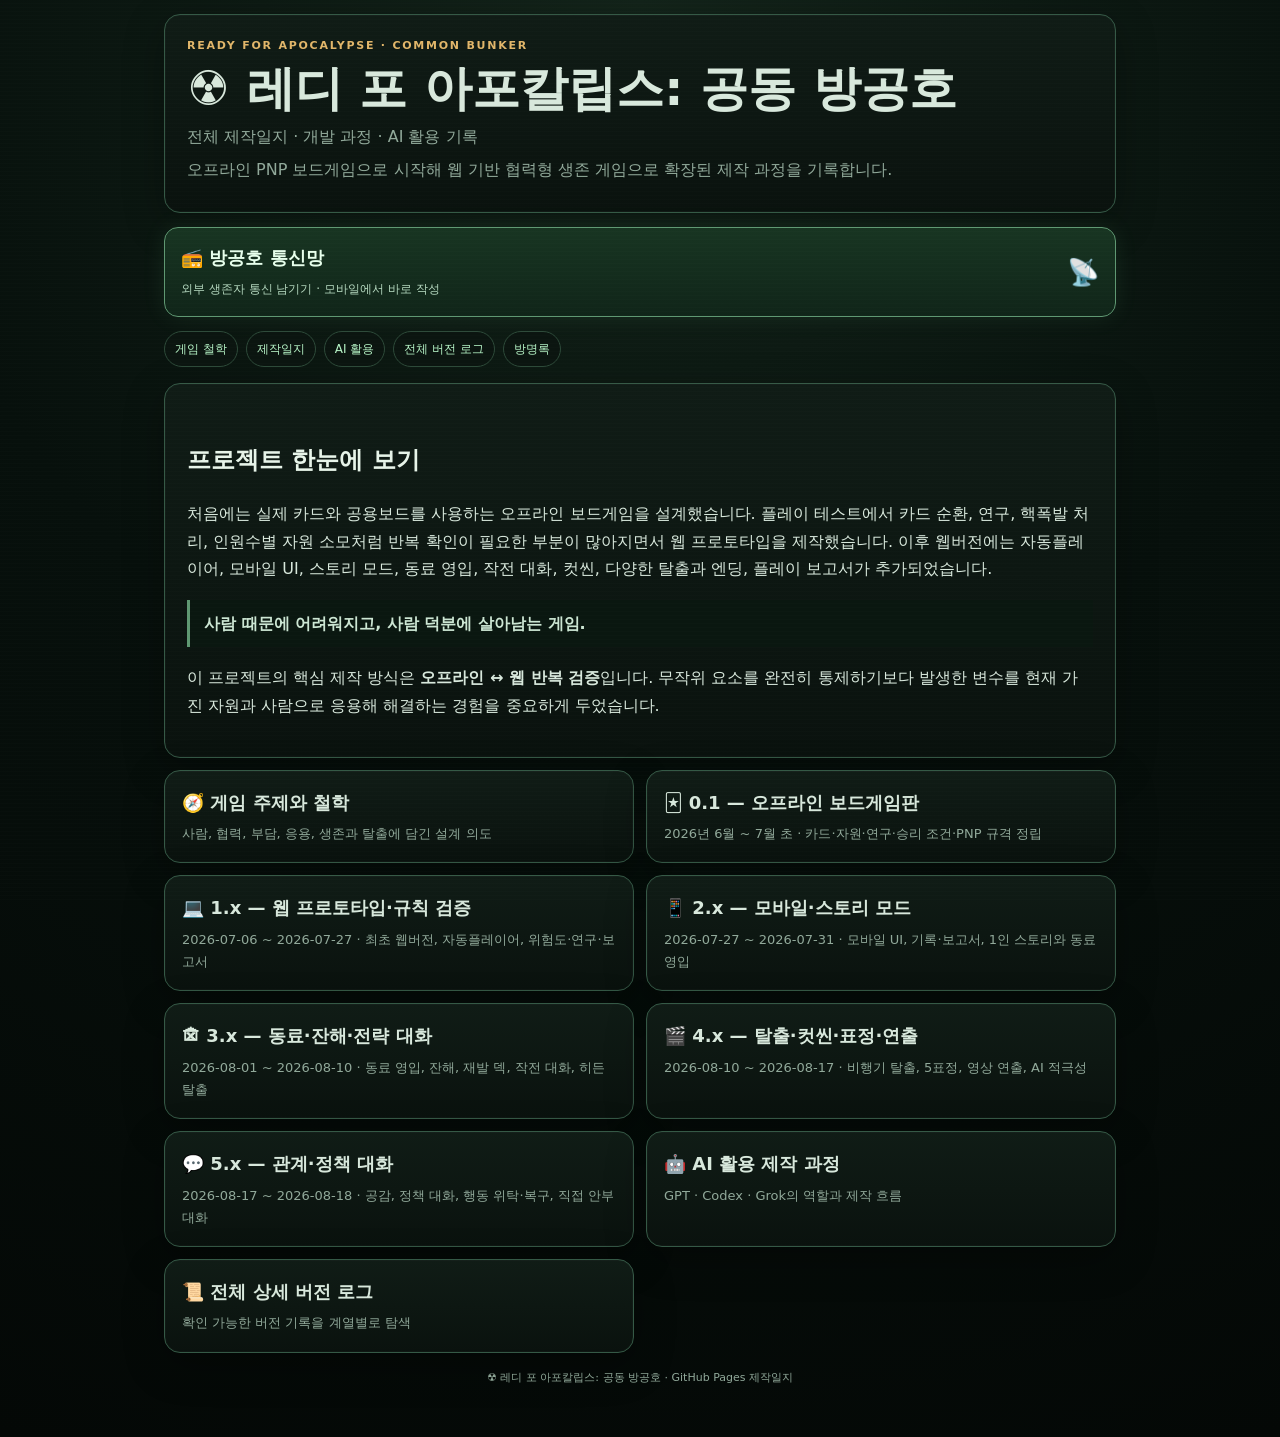
<file: index.html>
<!doctype html>
<html lang="ko"><head><meta charset="utf-8"><meta name="viewport" content="width=device-width,initial-scale=1,viewport-fit=cover"><meta name="theme-color" content="#07100c"><title>레디 포 아포칼립스 — 제작일지</title><link rel="stylesheet" href="style.css"></head><body><main class="shell">
<section class="hero"><div class="eyebrow">READY FOR APOCALYPSE · COMMON BUNKER</div><h1>☢ 레디 포 아포칼립스: 공동 방공호</h1><p>전체 제작일지 · 개발 과정 · AI 활용 기록</p><p>오프라인 PNP 보드게임으로 시작해 웹 기반 협력형 생존 게임으로 확장된 제작 과정을 기록합니다.</p></section>
<a class="guestbook-banner" href="guestbook.html"><div><strong>📻 방공호 통신망</strong><span>외부 생존자 통신 남기기 · 모바일에서 바로 작성</span></div><div class="signal">📡</div></a>
<nav class="toolbar"><a href="philosophy.html">게임 철학</a><a href="#journal">제작일지</a><a href="reader.html?doc=ai">AI 활용</a><a href="version-log.html">전체 버전 로그</a><a href="guestbook.html">방명록</a></nav>
<section class="article"><h2>프로젝트 한눈에 보기</h2><p>처음에는 실제 카드와 공용보드를 사용하는 오프라인 보드게임을 설계했습니다. 플레이 테스트에서 카드 순환, 연구, 핵폭발 처리, 인원수별 자원 소모처럼 반복 확인이 필요한 부분이 많아지면서 웹 프로토타입을 제작했습니다. 이후 웹버전에는 자동플레이어, 모바일 UI, 스토리 모드, 동료 영입, 작전 대화, 컷씬, 다양한 탈출과 엔딩, 플레이 보고서가 추가되었습니다.</p><blockquote><strong>사람 때문에 어려워지고, 사람 덕분에 살아남는 게임.</strong></blockquote><p>이 프로젝트의 핵심 제작 방식은 <strong>오프라인 ↔ 웹 반복 검증</strong>입니다. 무작위 요소를 완전히 통제하기보다 발생한 변수를 현재 가진 자원과 사람으로 응용해 해결하는 경험을 중요하게 두었습니다.</p></section>
<section id="journal" class="grid" style="margin-top:12px">
<a class="card" href="philosophy.html"><h2>🧭 게임 주제와 철학</h2><p>사람, 협력, 부담, 응용, 생존과 탈출에 담긴 설계 의도</p></a>
<a class="card" href="reader.html?doc=offline"><h2>🃏 0.1 — 오프라인 보드게임판</h2><p>2026년 6월 ~ 7월 초 · 카드·자원·연구·승리 조건·PNP 규격 정립</p></a>
<a class="card" href="reader.html?doc=web1"><h2>💻 1.x — 웹 프로토타입·규칙 검증</h2><p>2026-07-06 ~ 2026-07-27 · 최초 웹버전, 자동플레이어, 위험도·연구·보고서</p></a>
<a class="card" href="reader.html?doc=web2"><h2>📱 2.x — 모바일·스토리 모드</h2><p>2026-07-27 ~ 2026-07-31 · 모바일 UI, 기록·보고서, 1인 스토리와 동료 영입</p></a>
<a class="card" href="reader.html?doc=web3"><h2>🏚 3.x — 동료·잔해·전략 대화</h2><p>2026-08-01 ~ 2026-08-10 · 동료 영입, 잔해, 재발 덱, 작전 대화, 히든 탈출</p></a>
<a class="card" href="reader.html?doc=web4"><h2>🎬 4.x — 탈출·컷씬·표정·연출</h2><p>2026-08-10 ~ 2026-08-17 · 비행기 탈출, 5표정, 영상 연출, AI 적극성</p></a>
<a class="card" href="reader.html?doc=web5"><h2>💬 5.x — 관계·정책 대화</h2><p>2026-08-17 ~ 2026-08-18 · 공감, 정책 대화, 행동 위탁·복구, 직접 안부 대화</p></a>
<a class="card" href="reader.html?doc=ai"><h2>🤖 AI 활용 제작 과정</h2><p>GPT · Codex · Grok의 역할과 제작 흐름</p></a>
<a class="card" href="version-log.html"><h2>📜 전체 상세 버전 로그</h2><p>확인 가능한 버전 기록을 계열별로 탐색</p></a>
</section><div class="foot">☢ 레디 포 아포칼립스: 공동 방공호 · GitHub Pages 제작일지</div></main></body></html>
</file>
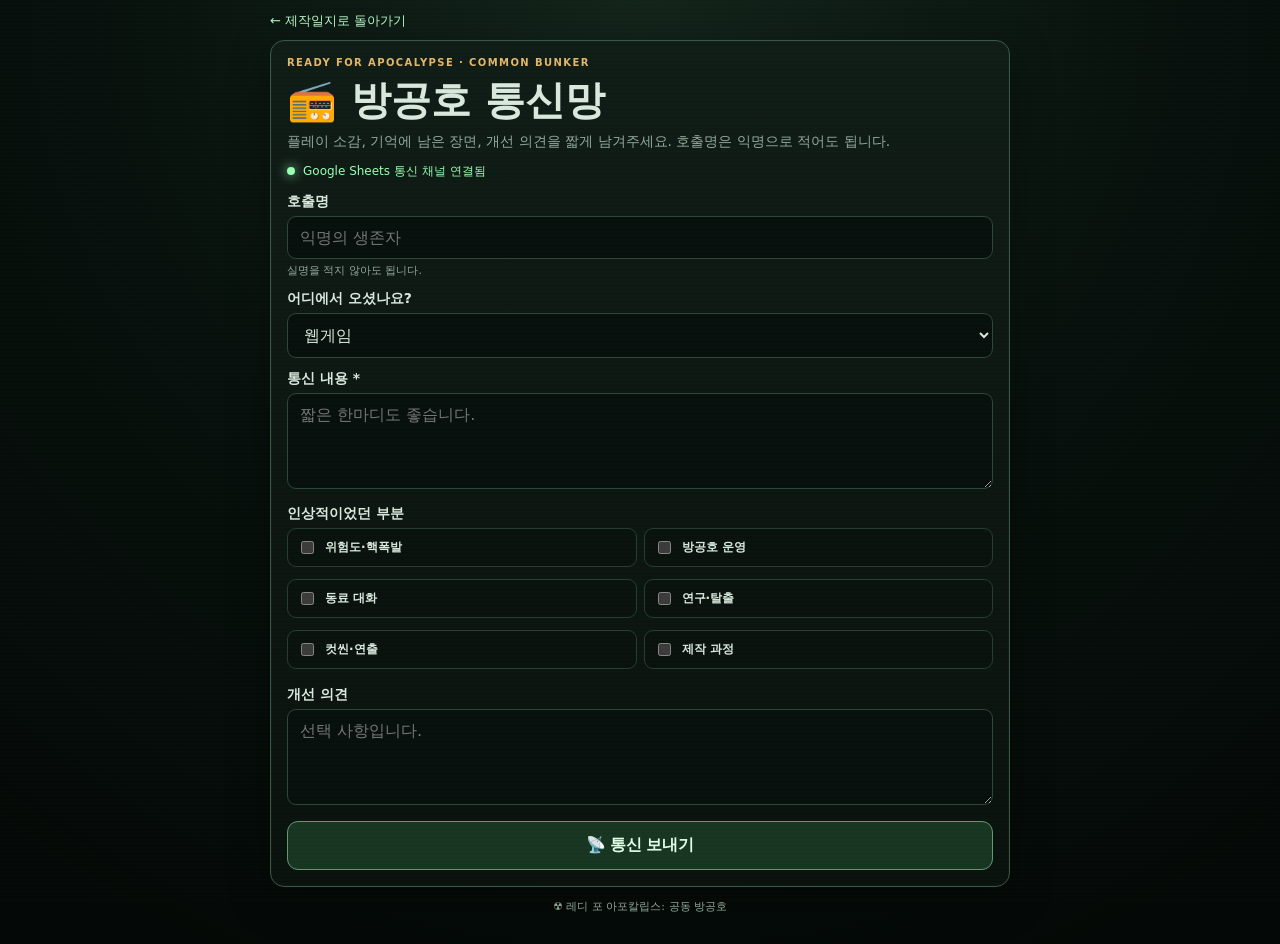
<file: guestbook.html>
<!doctype html>
<html lang="ko">
<head>
<meta charset="utf-8">
<meta name="viewport" content="width=device-width,initial-scale=1,viewport-fit=cover">
<meta name="theme-color" content="#07100c">
<title>방공호 통신망</title>
<style>
:root{color-scheme:dark;--bg:#07100c;--panel:#0d1712;--line:#355946;--text:#d8e8dc;--muted:#91a99a;--crt:#98ffb3;--amber:#e1b66a;--danger:#ff9d8f}
*{box-sizing:border-box}body{margin:0;background:radial-gradient(circle at top,#13241a 0,#07100c 50%,#040806 100%);color:var(--text);font-family:system-ui,-apple-system,BlinkMacSystemFont,"Segoe UI",sans-serif;min-height:100vh}body:before{content:"";position:fixed;inset:0;pointer-events:none;background:repeating-linear-gradient(0deg,rgba(255,255,255,.025) 0 1px,transparent 1px 4px);mix-blend-mode:screen;opacity:.25}.shell{width:min(760px,100%);margin:auto;padding:10px 10px 30px}.panel{background:linear-gradient(180deg,#101c16,#0a120e);border:1px solid var(--line);border-radius:14px;box-shadow:0 12px 40px rgba(0,0,0,.35),inset 0 0 0 1px rgba(255,255,255,.02);padding:16px}.eyebrow{font-size:10px;letter-spacing:.14em;color:var(--amber);font-weight:700}.masthead h1{margin:.3rem 0 .2rem;font-size:clamp(28px,7vw,40px)}.lede{margin:0;color:var(--muted);line-height:1.48;font-size:14px}.status{display:flex;gap:8px;align-items:center;margin:11px 0 0;color:var(--crt);font-size:12px}.dot{width:8px;height:8px;border-radius:50%;background:var(--crt);box-shadow:0 0 12px var(--crt)}form{margin-top:13px}.field{margin:0 0 12px}label{display:block;margin-bottom:5px;font-weight:700;font-size:14px}.hint{font-size:11px;color:var(--muted);margin-top:4px}input,select,textarea{width:100%;border:1px solid #2b4838;border-radius:9px;background:#07100c;color:var(--text);padding:11px 12px;font:inherit;outline:none}input:focus,select:focus,textarea:focus{border-color:#5a936e;box-shadow:0 0 0 3px rgba(90,147,110,.15)}textarea{min-height:96px;resize:vertical}.chips{display:grid;grid-template-columns:1fr 1fr;gap:7px}.chip{display:flex;gap:8px;align-items:center;border:1px solid #263d31;border-radius:9px;padding:9px;background:#0a120e;font-size:12px}.chip input{width:auto}.send{width:100%;border:1px solid #5f9872;border-radius:11px;padding:13px 16px;background:#183522;color:#dfffe7;font-weight:800;font-size:16px;cursor:pointer}.send:disabled{opacity:.58;cursor:wait}.msg{display:none;margin-top:12px;padding:12px 13px;border-radius:9px;font-size:13px;line-height:1.45}.ok{border:1px solid #3f7751;background:#0d2115;color:var(--crt)}.err{border:1px solid #7a4a43;background:#24110e;color:var(--danger)}.foot{margin-top:12px;color:var(--muted);font-size:11px;text-align:center}.home{display:inline-block;margin:0 0 10px;color:#b7f5c7;text-decoration:none;font-size:13px}@media(max-width:520px){.chips{grid-template-columns:1fr}.masthead h1{font-size:30px}.panel{padding:14px}.shell{padding-top:8px}}
</style>
</head>
<body>
<main class="shell">
<a class="home" href="./">← 제작일지로 돌아가기</a>
<section class="panel">
<header class="masthead"><div class="eyebrow">READY FOR APOCALYPSE · COMMON BUNKER</div><h1>📻 방공호 통신망</h1><p class="lede">플레이 소감, 기억에 남은 장면, 개선 의견을 짧게 남겨주세요. 호출명은 익명으로 적어도 됩니다.</p><div class="status"><span class="dot"></span><span>Google Sheets 통신 채널 연결됨</span></div></header>
<form id="guestbookForm" method="POST" target="submitFrame" action="https://script.google.com/macros/s/AKfycbyl-6KY-0UAutPh0u-C5XYCtboYzyiEUWrfmbyXUGJ_nWSnoZ7ADt8r7Fo76GeBItfUBw/exec">
<div class="field"><label for="callsign">호출명</label><input id="callsign" name="callsign" maxlength="30" placeholder="익명의 생존자" autocomplete="nickname"><div class="hint">실명을 적지 않아도 됩니다.</div></div>
<div class="field"><label for="route">어디에서 오셨나요?</label><select id="route" name="route"><option>웹게임</option><option>오프라인 보드게임</option><option>제작일지</option><option>발표·전시</option><option>이미지·디자인</option><option>기타</option></select></div>
<div class="field"><label for="message">통신 내용 *</label><textarea id="message" name="message" required maxlength="800" placeholder="짧은 한마디도 좋습니다."></textarea></div>
<div class="field"><label>인상적이었던 부분</label><div class="chips"><label class="chip"><input type="checkbox" name="highlight" value="위험도·핵폭발">위험도·핵폭발</label><label class="chip"><input type="checkbox" name="highlight" value="방공호 운영">방공호 운영</label><label class="chip"><input type="checkbox" name="highlight" value="동료 대화">동료 대화</label><label class="chip"><input type="checkbox" name="highlight" value="연구·탈출">연구·탈출</label><label class="chip"><input type="checkbox" name="highlight" value="컷씬·연출">컷씬·연출</label><label class="chip"><input type="checkbox" name="highlight" value="제작 과정">제작 과정</label></div></div>
<div class="field"><label for="feedback">개선 의견</label><textarea id="feedback" name="feedback" maxlength="800" placeholder="선택 사항입니다."></textarea></div>
<input type="hidden" id="highlights" name="highlights" value="선택 없음"><input type="hidden" name="source" value="GitHub Pages"><input type="text" name="website" tabindex="-1" autocomplete="off" style="position:absolute;left:-9999px;opacity:0" aria-hidden="true"><button class="send" id="sendButton" type="submit">📡 통신 보내기</button><div class="msg ok" id="thanks">📡 통신이 전송되었습니다. 기록을 남겨주셔서 감사합니다.</div><div class="msg err" id="errorBox">⚠ 통신 내용을 입력해 주세요.</div>
</form><iframe name="submitFrame" title="방명록 전송" style="display:none"></iframe>
</section><div class="foot">☢ 레디 포 아포칼립스: 공동 방공호</div></main>
<script>
const form=document.getElementById('guestbookForm'),callsign=document.getElementById('callsign'),message=document.getElementById('message'),highlights=document.getElementById('highlights'),thanks=document.getElementById('thanks'),errorBox=document.getElementById('errorBox'),sendButton=document.getElementById('sendButton');form.addEventListener('submit',e=>{e.preventDefault();thanks.style.display='none';errorBox.style.display='none';if(!message.value.trim()){errorBox.style.display='block';message.focus();return}if(!callsign.value.trim())callsign.value='익명의 생존자';const selected=[...form.querySelectorAll('input[name="highlight"]:checked')].map(el=>el.value);highlights.value=selected.join(', ')||'선택 없음';sendButton.disabled=true;sendButton.textContent='📡 전송 중...';form.submit();setTimeout(()=>{form.reset();highlights.value='선택 없음';thanks.style.display='block';sendButton.disabled=false;sendButton.textContent='📡 통신 보내기';thanks.scrollIntoView({behavior:'smooth',block:'nearest'})},700)});
</script></body></html>
</file>
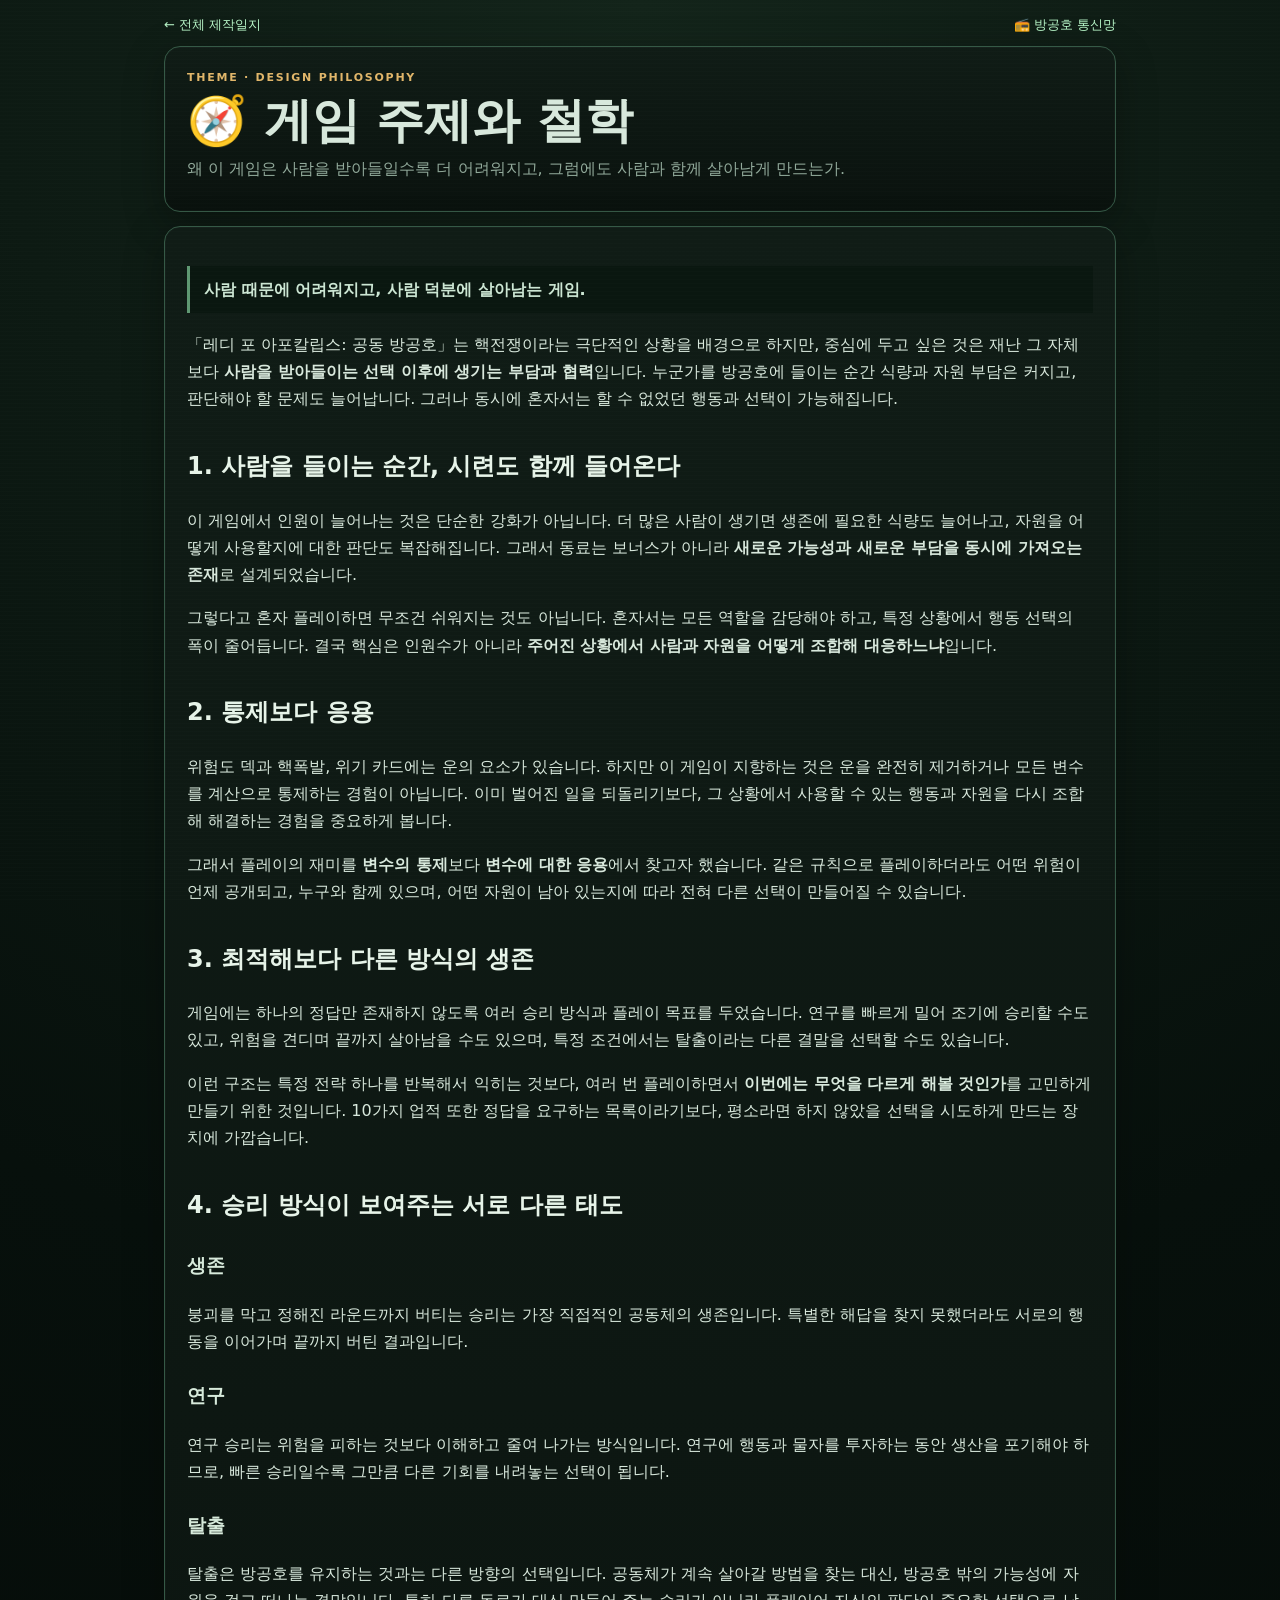
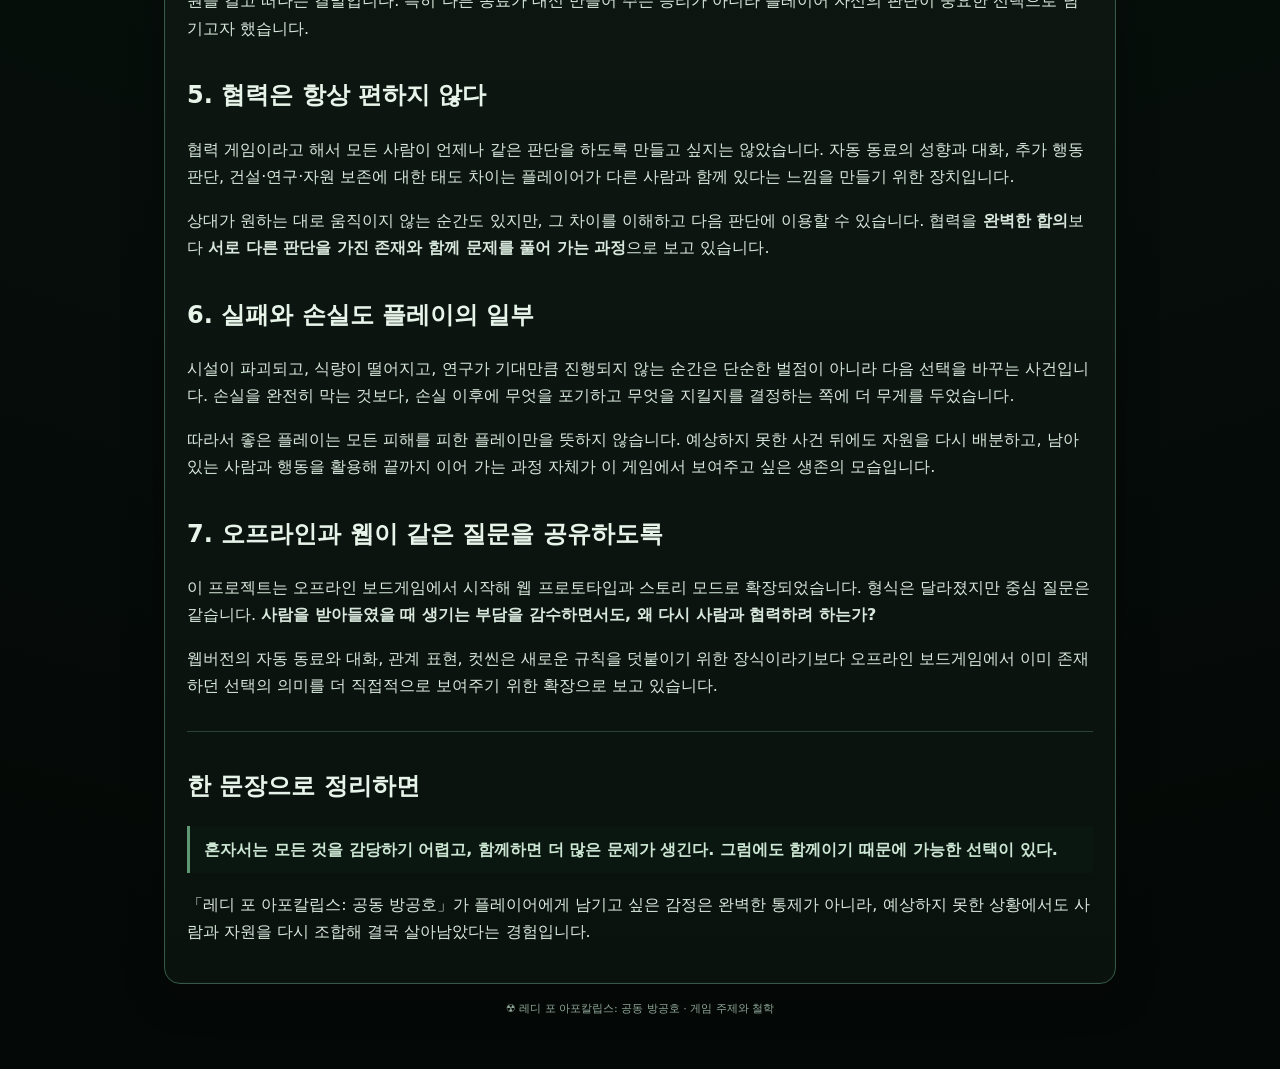
<file: philosophy.html>
<!doctype html>
<html lang="ko"><head><meta charset="utf-8"><meta name="viewport" content="width=device-width,initial-scale=1,viewport-fit=cover"><meta name="theme-color" content="#07100c"><title>게임 주제와 철학</title><link rel="stylesheet" href="style.css"></head><body><main class="shell">
<div class="topline"><a class="back" href="./">← 전체 제작일지</a><a class="back" href="guestbook.html">📻 방공호 통신망</a></div>
<section class="hero"><div class="eyebrow">THEME · DESIGN PHILOSOPHY</div><h1>🧭 게임 주제와 철학</h1><p>왜 이 게임은 사람을 받아들일수록 더 어려워지고, 그럼에도 사람과 함께 살아남게 만드는가.</p></section>
<section class="article">
<blockquote><strong>사람 때문에 어려워지고, 사람 덕분에 살아남는 게임.</strong></blockquote>
<p>「레디 포 아포칼립스: 공동 방공호」는 핵전쟁이라는 극단적인 상황을 배경으로 하지만, 중심에 두고 싶은 것은 재난 그 자체보다 <strong>사람을 받아들이는 선택 이후에 생기는 부담과 협력</strong>입니다. 누군가를 방공호에 들이는 순간 식량과 자원 부담은 커지고, 판단해야 할 문제도 늘어납니다. 그러나 동시에 혼자서는 할 수 없었던 행동과 선택이 가능해집니다.</p>

<h2>1. 사람을 들이는 순간, 시련도 함께 들어온다</h2>
<p>이 게임에서 인원이 늘어나는 것은 단순한 강화가 아닙니다. 더 많은 사람이 생기면 생존에 필요한 식량도 늘어나고, 자원을 어떻게 사용할지에 대한 판단도 복잡해집니다. 그래서 동료는 보너스가 아니라 <strong>새로운 가능성과 새로운 부담을 동시에 가져오는 존재</strong>로 설계되었습니다.</p>
<p>그렇다고 혼자 플레이하면 무조건 쉬워지는 것도 아닙니다. 혼자서는 모든 역할을 감당해야 하고, 특정 상황에서 행동 선택의 폭이 줄어듭니다. 결국 핵심은 인원수가 아니라 <strong>주어진 상황에서 사람과 자원을 어떻게 조합해 대응하느냐</strong>입니다.</p>

<h2>2. 통제보다 응용</h2>
<p>위험도 덱과 핵폭발, 위기 카드에는 운의 요소가 있습니다. 하지만 이 게임이 지향하는 것은 운을 완전히 제거하거나 모든 변수를 계산으로 통제하는 경험이 아닙니다. 이미 벌어진 일을 되돌리기보다, 그 상황에서 사용할 수 있는 행동과 자원을 다시 조합해 해결하는 경험을 중요하게 봅니다.</p>
<p>그래서 플레이의 재미를 <strong>변수의 통제</strong>보다 <strong>변수에 대한 응용</strong>에서 찾고자 했습니다. 같은 규칙으로 플레이하더라도 어떤 위험이 언제 공개되고, 누구와 함께 있으며, 어떤 자원이 남아 있는지에 따라 전혀 다른 선택이 만들어질 수 있습니다.</p>

<h2>3. 최적해보다 다른 방식의 생존</h2>
<p>게임에는 하나의 정답만 존재하지 않도록 여러 승리 방식과 플레이 목표를 두었습니다. 연구를 빠르게 밀어 조기에 승리할 수도 있고, 위험을 견디며 끝까지 살아남을 수도 있으며, 특정 조건에서는 탈출이라는 다른 결말을 선택할 수도 있습니다.</p>
<p>이런 구조는 특정 전략 하나를 반복해서 익히는 것보다, 여러 번 플레이하면서 <strong>이번에는 무엇을 다르게 해볼 것인가</strong>를 고민하게 만들기 위한 것입니다. 10가지 업적 또한 정답을 요구하는 목록이라기보다, 평소라면 하지 않았을 선택을 시도하게 만드는 장치에 가깝습니다.</p>

<h2>4. 승리 방식이 보여주는 서로 다른 태도</h2>
<h3>생존</h3><p>붕괴를 막고 정해진 라운드까지 버티는 승리는 가장 직접적인 공동체의 생존입니다. 특별한 해답을 찾지 못했더라도 서로의 행동을 이어가며 끝까지 버틴 결과입니다.</p>
<h3>연구</h3><p>연구 승리는 위험을 피하는 것보다 이해하고 줄여 나가는 방식입니다. 연구에 행동과 물자를 투자하는 동안 생산을 포기해야 하므로, 빠른 승리일수록 그만큼 다른 기회를 내려놓는 선택이 됩니다.</p>
<h3>탈출</h3><p>탈출은 방공호를 유지하는 것과는 다른 방향의 선택입니다. 공동체가 계속 살아갈 방법을 찾는 대신, 방공호 밖의 가능성에 자원을 걸고 떠나는 결말입니다. 특히 다른 동료가 대신 만들어 주는 승리가 아니라 플레이어 자신의 판단이 중요한 선택으로 남기고자 했습니다.</p>

<h2>5. 협력은 항상 편하지 않다</h2>
<p>협력 게임이라고 해서 모든 사람이 언제나 같은 판단을 하도록 만들고 싶지는 않았습니다. 자동 동료의 성향과 대화, 추가 행동 판단, 건설·연구·자원 보존에 대한 태도 차이는 플레이어가 다른 사람과 함께 있다는 느낌을 만들기 위한 장치입니다.</p>
<p>상대가 원하는 대로 움직이지 않는 순간도 있지만, 그 차이를 이해하고 다음 판단에 이용할 수 있습니다. 협력을 <strong>완벽한 합의</strong>보다 <strong>서로 다른 판단을 가진 존재와 함께 문제를 풀어 가는 과정</strong>으로 보고 있습니다.</p>

<h2>6. 실패와 손실도 플레이의 일부</h2>
<p>시설이 파괴되고, 식량이 떨어지고, 연구가 기대만큼 진행되지 않는 순간은 단순한 벌점이 아니라 다음 선택을 바꾸는 사건입니다. 손실을 완전히 막는 것보다, 손실 이후에 무엇을 포기하고 무엇을 지킬지를 결정하는 쪽에 더 무게를 두었습니다.</p>
<p>따라서 좋은 플레이는 모든 피해를 피한 플레이만을 뜻하지 않습니다. 예상하지 못한 사건 뒤에도 자원을 다시 배분하고, 남아 있는 사람과 행동을 활용해 끝까지 이어 가는 과정 자체가 이 게임에서 보여주고 싶은 생존의 모습입니다.</p>

<h2>7. 오프라인과 웹이 같은 질문을 공유하도록</h2>
<p>이 프로젝트는 오프라인 보드게임에서 시작해 웹 프로토타입과 스토리 모드로 확장되었습니다. 형식은 달라졌지만 중심 질문은 같습니다. <strong>사람을 받아들였을 때 생기는 부담을 감수하면서도, 왜 다시 사람과 협력하려 하는가?</strong></p>
<p>웹버전의 자동 동료와 대화, 관계 표현, 컷씬은 새로운 규칙을 덧붙이기 위한 장식이라기보다 오프라인 보드게임에서 이미 존재하던 선택의 의미를 더 직접적으로 보여주기 위한 확장으로 보고 있습니다.</p>

<hr>
<h2>한 문장으로 정리하면</h2>
<blockquote><strong>혼자서는 모든 것을 감당하기 어렵고, 함께하면 더 많은 문제가 생긴다. 그럼에도 함께이기 때문에 가능한 선택이 있다.</strong></blockquote>
<p>「레디 포 아포칼립스: 공동 방공호」가 플레이어에게 남기고 싶은 감정은 완벽한 통제가 아니라, 예상하지 못한 상황에서도 사람과 자원을 다시 조합해 결국 살아남았다는 경험입니다.</p>
</section>
<div class="foot">☢ 레디 포 아포칼립스: 공동 방공호 · 게임 주제와 철학</div></main></body></html>
</file>
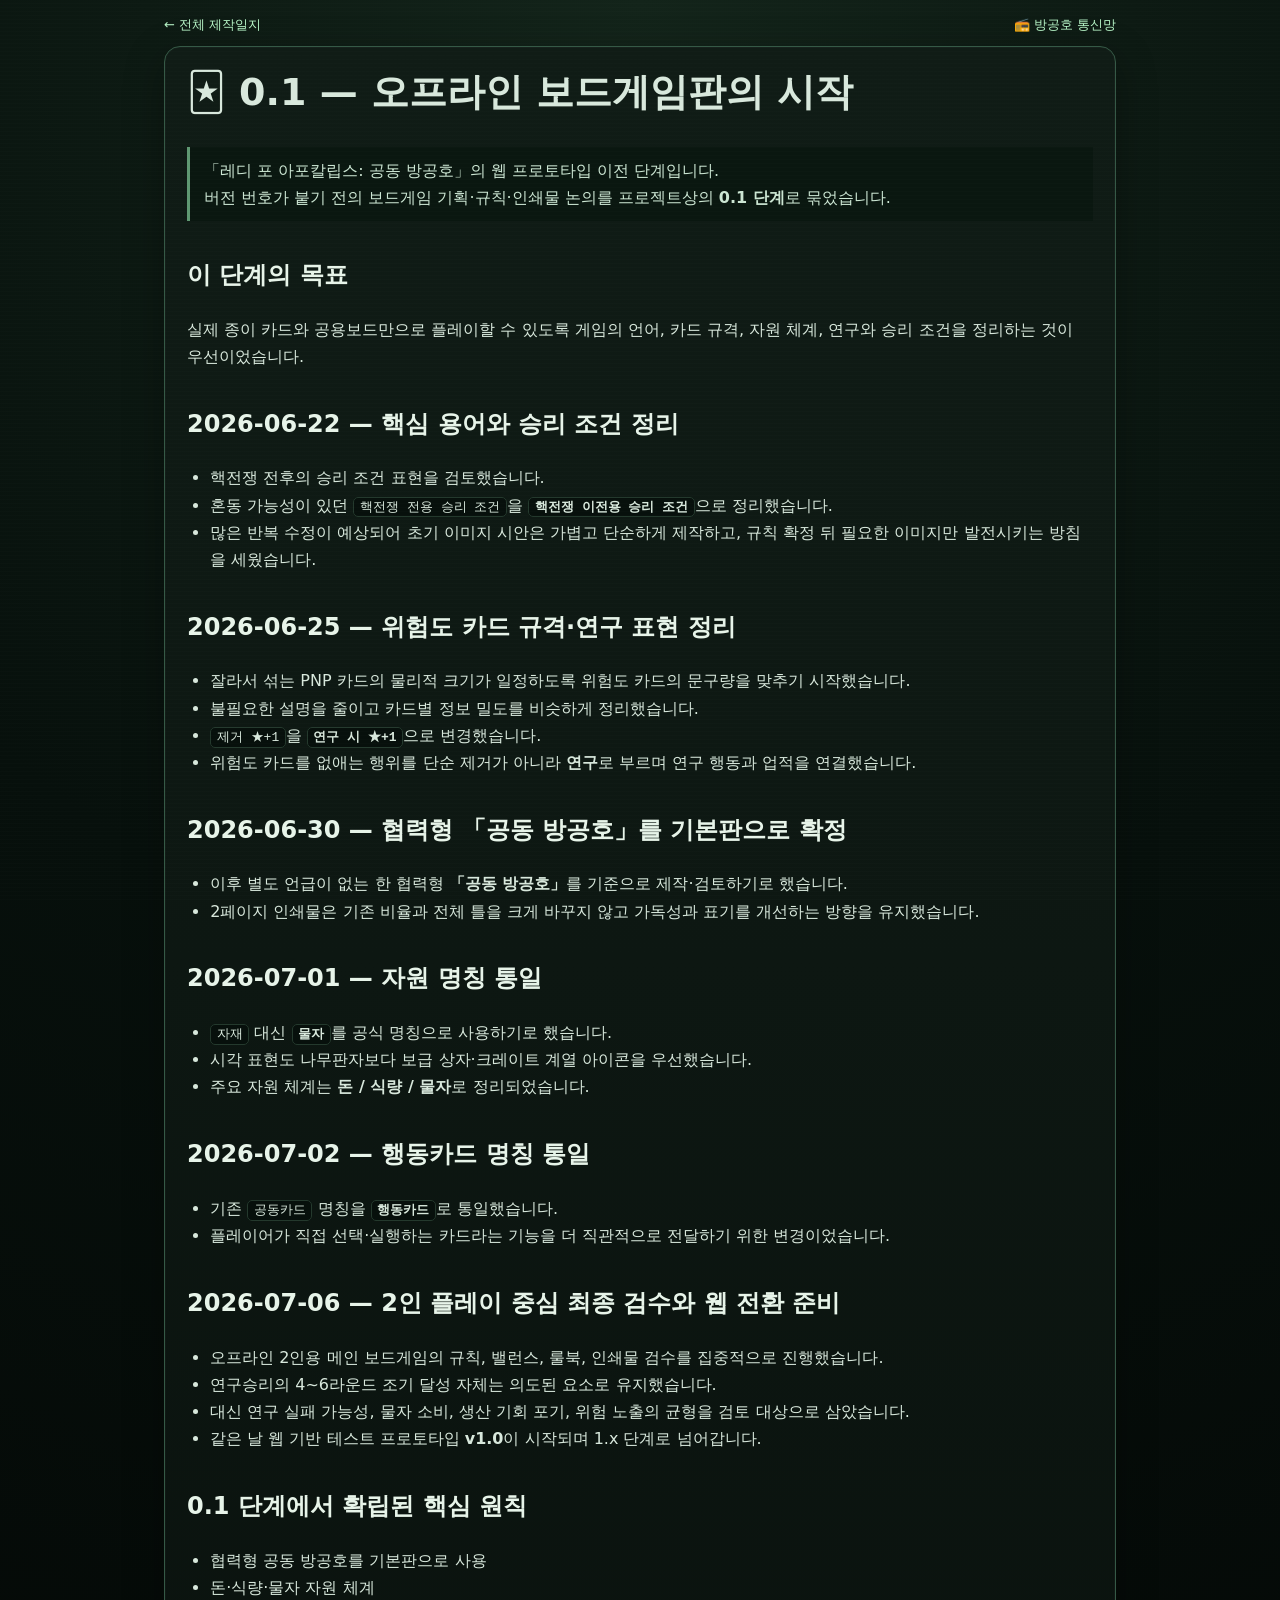
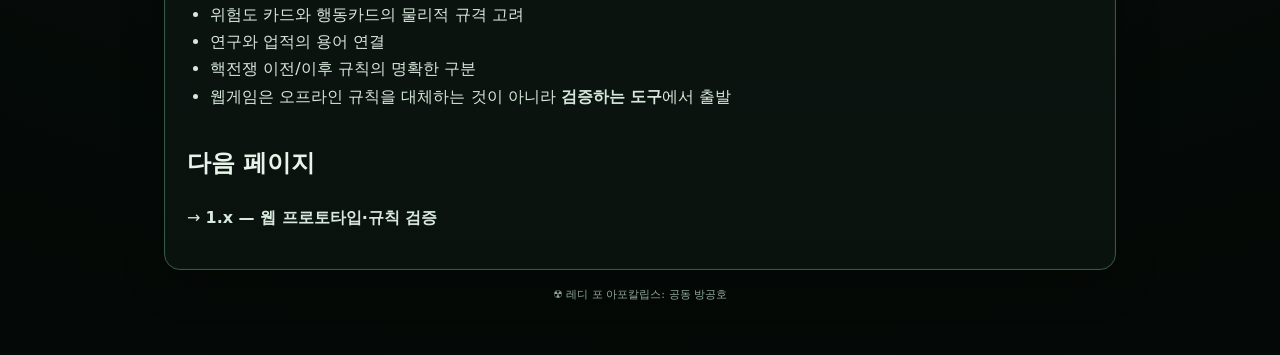
<file: reader.html>
<!doctype html><html lang="ko"><head><meta charset="utf-8"><meta name="viewport" content="width=device-width,initial-scale=1,viewport-fit=cover"><meta name="theme-color" content="#07100c"><title>제작일지</title><link rel="stylesheet" href="style.css"></head><body><main class="shell"><div class="topline"><a class="back" href="./">← 전체 제작일지</a><a class="back" href="guestbook.html">📻 방공호 통신망</a></div><article class="article" id="content"><p>기록을 불러오는 중입니다…</p></article><div class="foot">☢ 레디 포 아포칼립스: 공동 방공호</div></main><script>
const docs={offline:'content/offline.md',web1:'content/web1.md',web2:'content/web2.md',web3:'content/web3.md',web4:'content/web4.md',web5:'content/web5.md',ai:'content/ai.md'};
function esc(s){return s.replace(/&/g,'&amp;').replace(/</g,'&lt;').replace(/>/g,'&gt;')}
function inline(s){return esc(s).replace(/\*\*(.+?)\*\*/g,'<strong>$1</strong>').replace(/`([^`]+)`/g,'<code>$1</code>').replace(/\[([^\]]+)\]\((https?:\/\/[^)]+)\)/g,'<a href="$2" target="_blank" rel="noopener">$1</a>')}
function render(md){const lines=md.replace(/\r/g,'').split('\n');let out='',ul=false,ol=false,quote=false,para=[];const flush=()=>{if(para.length){out+='<p>'+inline(para.join(' '))+'</p>';para=[]}if(ul){out+='</ul>';ul=false}if(ol){out+='</ol>';ol=false}if(quote){out+='</blockquote>';quote=false}};for(let i=0;i<lines.length;i++){let l=lines[i];if(/^```/.test(l)){flush();let code=[];i++;while(i<lines.length&&!/^```/.test(lines[i]))code.push(lines[i++]);out+='<pre><code>'+esc(code.join('\n'))+'</code></pre>';continue}if(/^#{1,4} /.test(l)){flush();let m=l.match(/^(#{1,4})\s+(.*)$/);let n=m[1].length;out+=`<h${n}>${inline(m[2])}</h${n}>`;continue}if(/^> /.test(l)){if(para.length){out+='<p>'+inline(para.join(' '))+'</p>';para=[]}if(ul){out+='</ul>';ul=false}if(ol){out+='</ol>';ol=false}if(!quote){out+='<blockquote>';quote=true}out+=inline(l.slice(2))+'<br>';continue}else if(quote){out+='</blockquote>';quote=false}if(/^[-*] /.test(l)){if(para.length){out+='<p>'+inline(para.join(' '))+'</p>';para=[]}if(ol){out+='</ol>';ol=false}if(!ul){out+='<ul>';ul=true}out+='<li>'+inline(l.replace(/^[-*] /,''))+'</li>';continue}else if(ul){out+='</ul>';ul=false}if(/^\d+\. /.test(l)){if(para.length){out+='<p>'+inline(para.join(' '))+'</p>';para=[]}if(!ol){out+='<ol>';ol=true}out+='<li>'+inline(l.replace(/^\d+\. /,''))+'</li>';continue}else if(ol){out+='</ol>';ol=false}if(/^---+$/.test(l.trim())){flush();out+='<hr>';continue}if(!l.trim()){if(para.length){out+='<p>'+inline(para.join(' '))+'</p>';para=[]}continue}para.push(l.trim())}flush();return out}
const key=new URLSearchParams(location.search).get('doc')||'offline';const file=docs[key];if(!file){document.getElementById('content').innerHTML='<h1>기록을 찾을 수 없습니다.</h1>'}else fetch(file,{cache:'no-store'}).then(r=>{if(!r.ok)throw new Error();return r.text()}).then(t=>{document.getElementById('content').innerHTML=render(t);const h=document.querySelector('#content h1');if(h)document.title=h.textContent+' — 제작일지'}).catch(()=>document.getElementById('content').innerHTML='<h1>기록을 불러오지 못했습니다.</h1><p>GitHub Pages 배포가 진행 중일 수 있습니다. 잠시 후 다시 열어주세요.</p>');
</script></body></html>
</file>
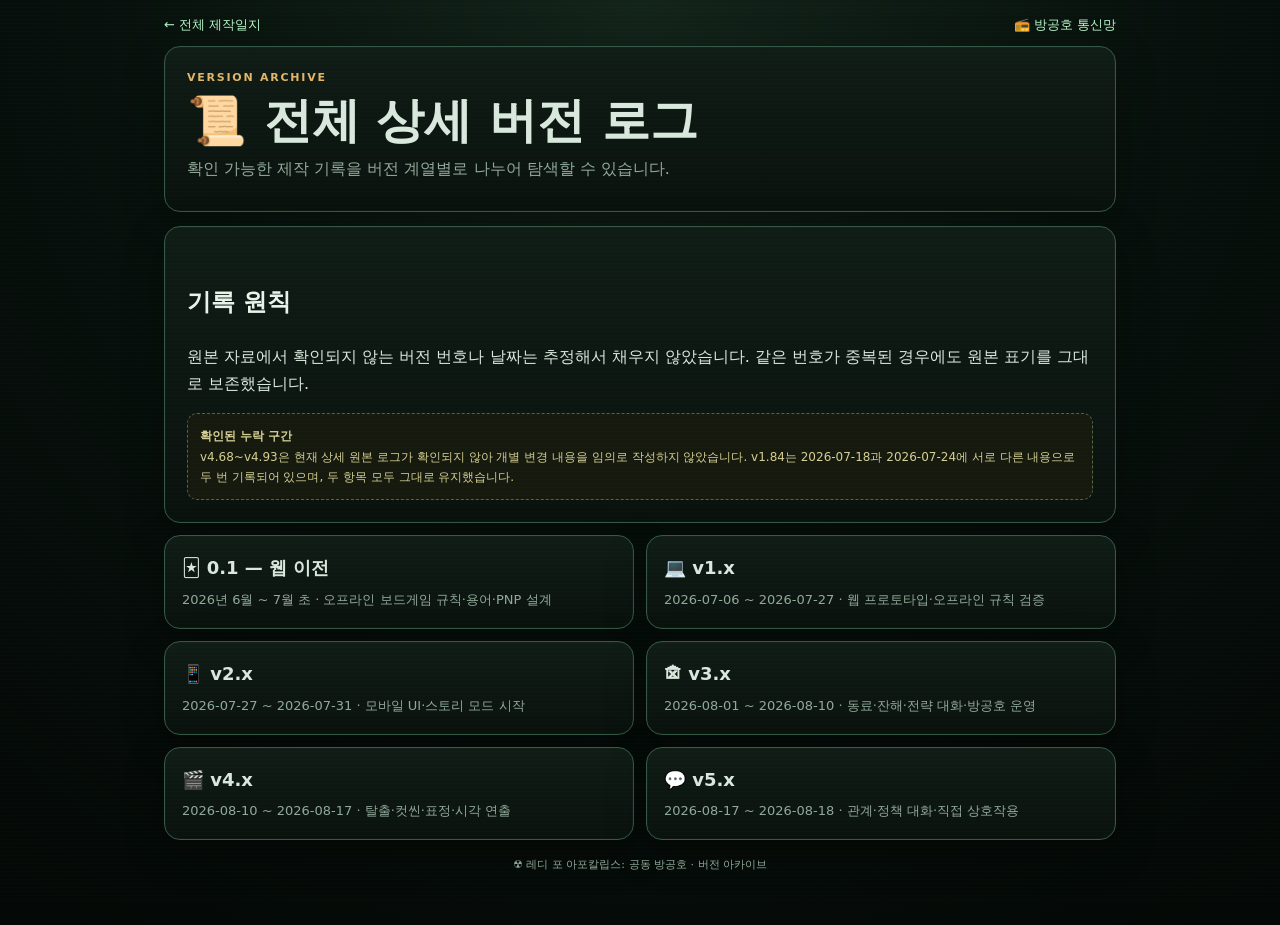
<file: version-log.html>
<!doctype html><html lang="ko"><head><meta charset="utf-8"><meta name="viewport" content="width=device-width,initial-scale=1,viewport-fit=cover"><meta name="theme-color" content="#07100c"><title>전체 상세 버전 로그</title><link rel="stylesheet" href="style.css"></head><body><main class="shell"><div class="topline"><a class="back" href="./">← 전체 제작일지</a><a class="back" href="guestbook.html">📻 방공호 통신망</a></div><section class="hero"><div class="eyebrow">VERSION ARCHIVE</div><h1>📜 전체 상세 버전 로그</h1><p>확인 가능한 제작 기록을 버전 계열별로 나누어 탐색할 수 있습니다.</p></section><section class="article"><h2>기록 원칙</h2><p>원본 자료에서 확인되지 않는 버전 번호나 날짜는 추정해서 채우지 않았습니다. 같은 번호가 중복된 경우에도 원본 표기를 그대로 보존했습니다.</p><div class="note"><strong>확인된 누락 구간</strong><br>v4.68~v4.93은 현재 상세 원본 로그가 확인되지 않아 개별 변경 내용을 임의로 작성하지 않았습니다. v1.84는 2026-07-18과 2026-07-24에 서로 다른 내용으로 두 번 기록되어 있으며, 두 항목 모두 그대로 유지했습니다.</div></section><section class="grid" style="margin-top:12px"><a class="card" href="reader.html?doc=offline"><h2>🃏 0.1 — 웹 이전</h2><p>2026년 6월 ~ 7월 초 · 오프라인 보드게임 규칙·용어·PNP 설계</p></a><a class="card" href="reader.html?doc=web1"><h2>💻 v1.x</h2><p>2026-07-06 ~ 2026-07-27 · 웹 프로토타입·오프라인 규칙 검증</p></a><a class="card" href="reader.html?doc=web2"><h2>📱 v2.x</h2><p>2026-07-27 ~ 2026-07-31 · 모바일 UI·스토리 모드 시작</p></a><a class="card" href="reader.html?doc=web3"><h2>🏚 v3.x</h2><p>2026-08-01 ~ 2026-08-10 · 동료·잔해·전략 대화·방공호 운영</p></a><a class="card" href="reader.html?doc=web4"><h2>🎬 v4.x</h2><p>2026-08-10 ~ 2026-08-17 · 탈출·컷씬·표정·시각 연출</p></a><a class="card" href="reader.html?doc=web5"><h2>💬 v5.x</h2><p>2026-08-17 ~ 2026-08-18 · 관계·정책 대화·직접 상호작용</p></a></section><div class="foot">☢ 레디 포 아포칼립스: 공동 방공호 · 버전 아카이브</div></main></body></html>
</file>
<file: style.css>
:root{color-scheme:dark;--bg:#07100c;--panel:#0d1712;--line:#355946;--text:#d8e8dc;--muted:#91a99a;--crt:#98ffb3;--amber:#e1b66a;--link:#b7f5c7;--danger:#ff9d8f}
*{box-sizing:border-box}html{scroll-behavior:smooth}body{margin:0;background:radial-gradient(circle at top,#13241a 0,#07100c 48%,#040806 100%);color:var(--text);font-family:system-ui,-apple-system,BlinkMacSystemFont,"Segoe UI",sans-serif;min-height:100vh;line-height:1.7}body:before{content:"";position:fixed;inset:0;pointer-events:none;background:repeating-linear-gradient(0deg,rgba(255,255,255,.022) 0 1px,transparent 1px 4px);mix-blend-mode:screen;opacity:.22}.shell{width:min(980px,100%);margin:auto;padding:14px 14px 50px}.hero,.article,.card{background:linear-gradient(180deg,#101c16,#0a120e);border:1px solid var(--line);border-radius:16px;box-shadow:0 12px 40px rgba(0,0,0,.3),inset 0 0 0 1px rgba(255,255,255,.02)}.hero{padding:22px;margin-bottom:14px}.eyebrow{font-size:11px;letter-spacing:.16em;color:var(--amber);font-weight:800}.hero h1{font-size:clamp(30px,6vw,48px);margin:.35rem 0 .25rem;line-height:1.15}.hero p{color:var(--muted);margin:.4rem 0}.guestbook-banner{display:flex;justify-content:space-between;gap:14px;align-items:center;margin:14px 0;padding:15px 16px;border:1px solid #5f9872;border-radius:14px;background:linear-gradient(180deg,#183522,#102519);color:#e7ffec;text-decoration:none;box-shadow:0 0 24px rgba(152,255,179,.08)}.guestbook-banner strong{display:block;font-size:18px}.guestbook-banner span{font-size:12px;color:#b5d8bf}.guestbook-banner .signal{font-size:26px}.toolbar{display:flex;flex-wrap:wrap;gap:8px;margin:10px 0 16px}.toolbar a{color:var(--link);text-decoration:none;border:1px solid #2d4a39;background:#0b1510;border-radius:999px;padding:7px 10px;font-size:12px}.grid{display:grid;grid-template-columns:repeat(2,minmax(0,1fr));gap:12px}.card{padding:17px;text-decoration:none;color:inherit;transition:.15s}.card:hover{transform:translateY(-1px);border-color:#5f9872}.card h2{margin:0 0 5px;font-size:18px}.card p{margin:0;color:var(--muted);font-size:13px}.article{padding:22px}.article h1{font-size:clamp(27px,5vw,38px);line-height:1.22;margin-top:0}.article h2{margin-top:2.1rem;color:#e7f4e9}.article h3{margin-top:1.55rem;color:#d7eadb}.article h4{margin-top:1.25rem}.article a{color:var(--link)}.article blockquote{margin:1.1rem 0;border-left:3px solid #5f9872;padding:10px 14px;background:#0a1710;color:#cce6d3}.article code{background:#07100c;border:1px solid #24392d;border-radius:5px;padding:.12rem .35rem}.article pre{overflow:auto;background:#050b08;border:1px solid #24392d;border-radius:10px;padding:12px}.article table{width:100%;border-collapse:collapse;display:block;overflow-x:auto}.article th,.article td{border:1px solid #294436;padding:8px 10px;text-align:left}.article hr{border:0;border-top:1px solid #294436;margin:2rem 0}.article ul,.article ol{padding-left:1.45rem}.topline{display:flex;justify-content:space-between;gap:10px;align-items:center;margin-bottom:10px}.back{color:var(--link);text-decoration:none;font-size:13px}.foot{margin-top:16px;text-align:center;color:var(--muted);font-size:11px}.note{padding:12px;border:1px dashed #526642;border-radius:10px;background:#15190e;color:#d5cf94;font-size:12px;margin-top:12px}@media(max-width:700px){.shell{padding:8px 9px 34px}.hero,.article{padding:15px}.grid{grid-template-columns:1fr}.guestbook-banner{padding:13px}.hero h1{font-size:31px}.article h1{font-size:28px}.toolbar{gap:6px}.toolbar a{padding:6px 8px}.article{overflow-wrap:anywhere}}
</file>
